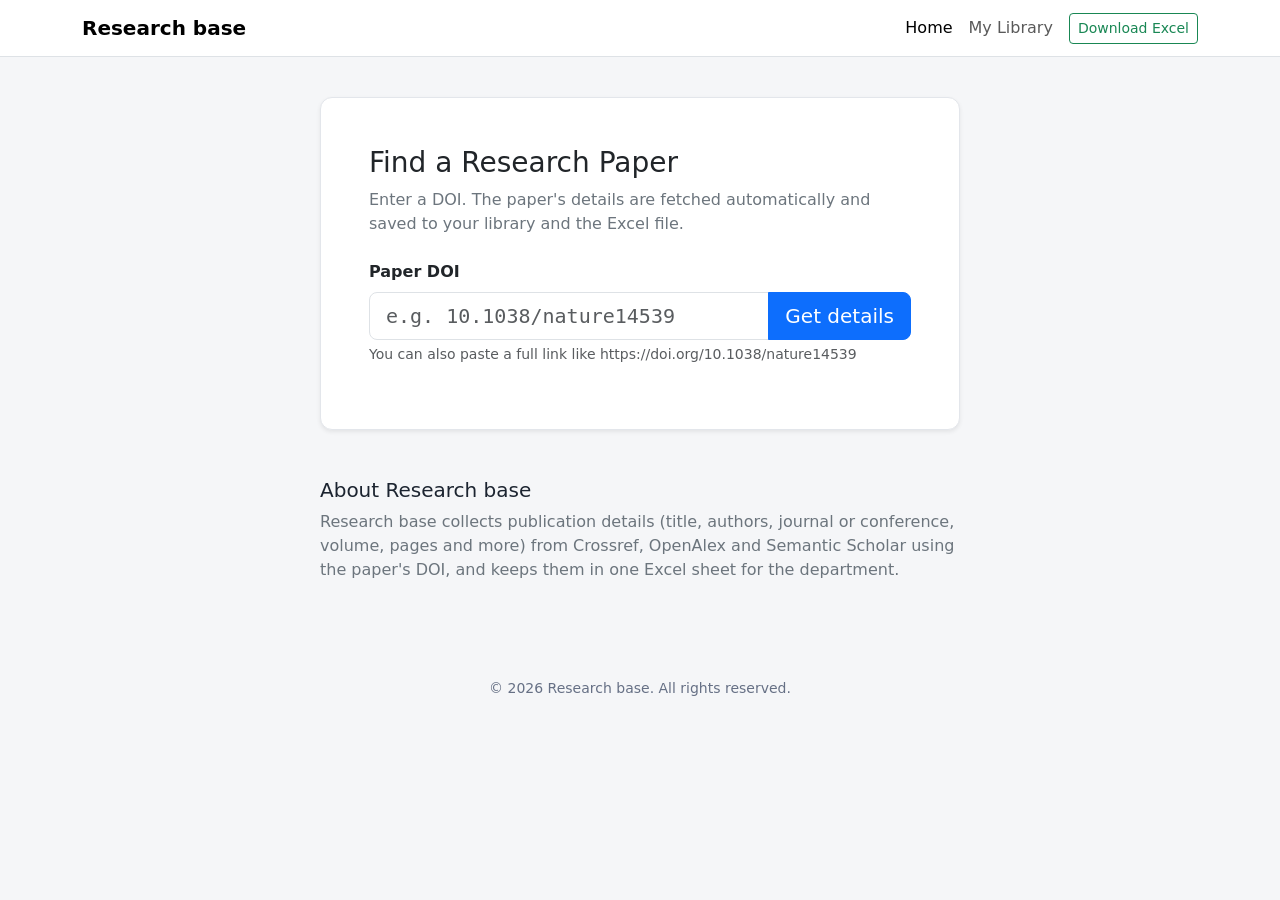
<file: UI/index.html>
<!DOCTYPE html>
<html lang="en">
<head>
    <meta charset="UTF-8">
    <meta name="viewport" content="width=device-width, initial-scale=1.0">
    <title>Research base</title>
    <link href="https://cdn.jsdelivr.net/npm/bootstrap@5.3.8/dist/css/bootstrap.min.css" rel="stylesheet">
    <link rel="stylesheet" href="css/style.css">
</head>
<body>

    <!-- Navigation Bar -->
    <header>
        <nav class="navbar navbar-expand bg-white border-bottom">
            <div class="container">
                <a class="navbar-brand" href="index.html">Research base</a>
                <ul class="navbar-nav ms-auto align-items-center">
                    <li class="nav-item"><a class="nav-link active" href="index.html">Home</a></li>
                    <li class="nav-item"><a class="nav-link" href="inventory.html">My Library</a></li>
                    <li class="nav-item"><a class="btn btn-sm btn-outline-success ms-2" data-excel-link href="#">Download Excel</a></li>
                </ul>
            </div>
        </nav>
    </header>

    <main class="container">

        <!-- DOI Search Section -->
        <section id="doi-search" class="card p-4 p-md-5 shadow-sm">
            <h1 class="h3 mb-2">Find a Research Paper</h1>
            <p class="text-secondary mb-4">
                Enter a DOI. The paper's details are fetched automatically and saved to your library and the Excel file.
            </p>

            <form novalidate>
                <label for="doi" class="form-label fw-semibold">Paper DOI</label>
                <div class="input-group input-group-lg">
                    <input type="text" id="doi" name="doi" class="form-control"
                           placeholder="e.g. 10.1038/nature14539" autocomplete="off" spellcheck="false">
                    <button type="submit" id="search-button" class="btn btn-primary">Get details</button>
                </div>
                <div class="form-text">You can also paste a full link like https://doi.org/10.1038/nature14539</div>
            </form>

            <div id="message" class="mt-3" role="alert"></div>
        </section>

        <!-- About Section -->
        <section id="about" class="mt-5 mx-auto" style="max-width: 640px;">
            <h2 class="h5">About Research base</h2>
            <p class="text-secondary">
                Research base collects publication details (title, authors, journal or conference,
                volume, pages and more) from Crossref, OpenAlex and Semantic Scholar using the paper's DOI,
                and keeps them in one Excel sheet for the department.
            </p>
        </section>

    </main>

    <!-- Footer -->
    <footer>
        <p>&copy; 2026 Research base. All rights reserved.</p>
    </footer>

    <script src="js/common.js"></script>
    <script src="js/home.js"></script>
</body>
</html>
</file>
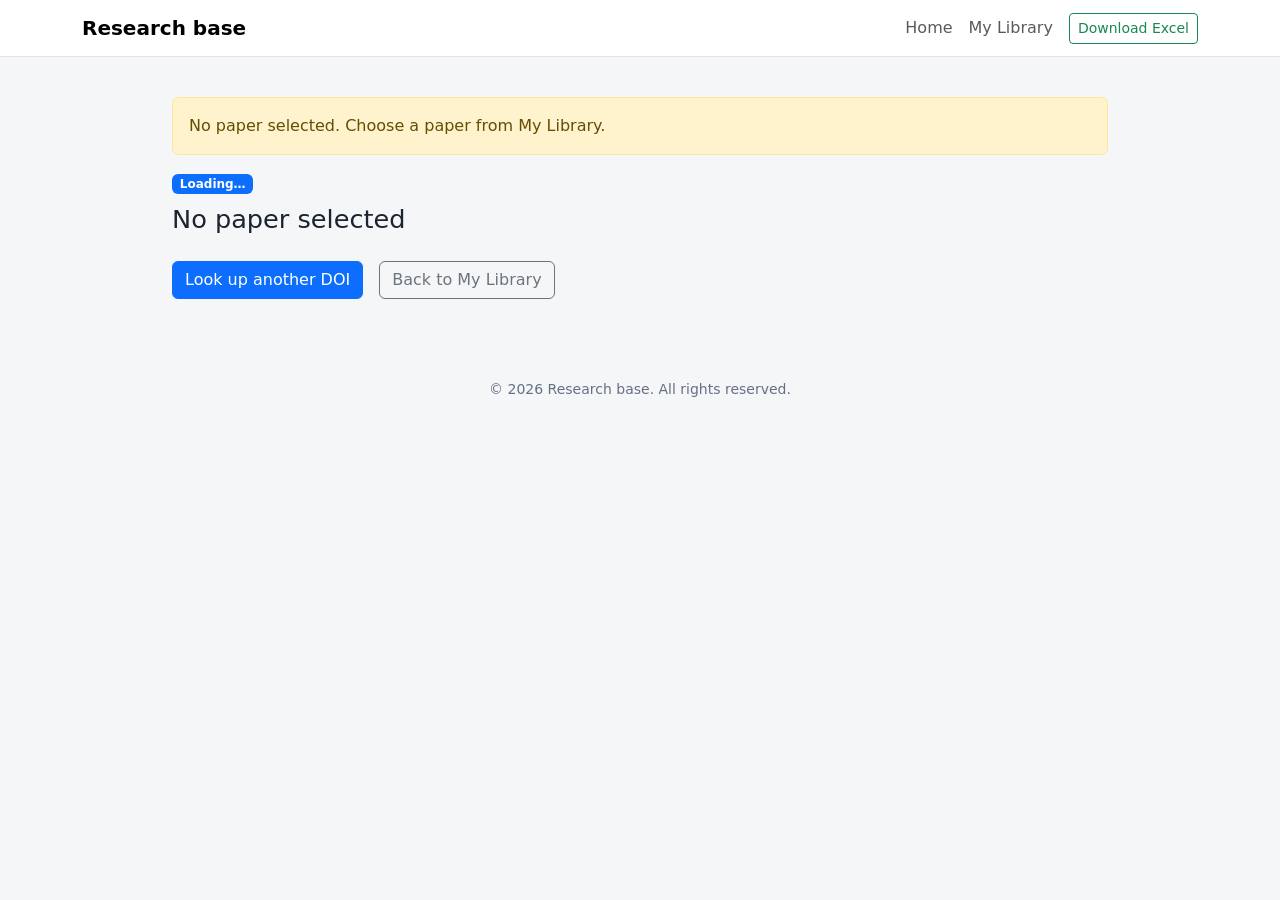
<file: UI/details.html>
<!DOCTYPE html>
<html lang="en">
<head>
    <meta charset="UTF-8">
    <meta name="viewport" content="width=device-width, initial-scale=1.0">
    <title>Paper Details | Research base</title>
    <link href="https://cdn.jsdelivr.net/npm/bootstrap@5.3.8/dist/css/bootstrap.min.css" rel="stylesheet">
    <link rel="stylesheet" href="css/style.css">
</head>
<body>
    <!-- Navigation Bar -->
    <header>
        <nav class="navbar navbar-expand bg-white border-bottom">
            <div class="container">
                <a class="navbar-brand" href="index.html">Research base</a>
                <ul class="navbar-nav ms-auto align-items-center">
                    <li class="nav-item"><a class="nav-link" href="index.html">Home</a></li>
                    <li class="nav-item"><a class="nav-link" href="inventory.html">My Library</a></li>
                    <li class="nav-item"><a class="btn btn-sm btn-outline-success ms-2" data-excel-link href="#">Download Excel</a></li>
                </ul>
            </div>
        </nav>
    </header>

    <main class="container" style="max-width: 960px;">

        <div id="banner"></div>
        <div id="version-note"></div>

        <!-- Paper heading -->
        <section id="paper-header" class="mb-3">
            <span id="publication-type" class="badge text-bg-primary mb-2">Loading…</span>
            <h1 id="paper-title">Loading paper…</h1>
            <p id="fill-summary" class="text-secondary mb-0"></p>
        </section>

        <!-- The 23 fields of "Essential Fields for Research Publication Database",
             numbered and grouped as there, then fields 24-27 (date and institution) -->
        <section id="fields" class="card mb-3">
            <div class="table-responsive">
                <table class="table mb-0 fields-table">
                    <tbody id="fields-body">
                        <tr><td class="text-secondary py-4 text-center">Loading…</td></tr>
                    </tbody>
                </table>
            </div>
        </section>

        <!-- PDF Information -->
        <section id="pdf-info" class="card p-4 mb-3">
            <h2 class="h6 mb-2">Research Paper PDF</h2>
            <p id="pdf-status" class="mb-2">PDF availability: Not checked</p>
            <a id="pdf-link" href="#" target="_blank" rel="noopener" class="btn btn-outline-primary btn-sm align-self-start">
                View / Open PDF
            </a>
        </section>

        <!-- Navigation -->
        <section id="page-navigation" class="d-flex gap-3 mt-4">
            <a href="index.html" class="btn btn-primary">Look up another DOI</a>
            <a href="inventory.html" class="btn btn-outline-secondary">Back to My Library</a>
        </section>
    </main>

    <!-- Footer -->
    <footer>
        <p>&copy; 2026 Research base. All rights reserved.</p>
    </footer>

    <script src="js/common.js"></script>
    <script src="js/details.js"></script>
</body>
</html>
</file>
<file: UI/css/style.css>
body {
    background: #f5f6f8;
    color: #1c2430;
}

.navbar-brand {
    font-weight: 700;
}

main {
    padding-top: 2.5rem;
    padding-bottom: 3rem;
}

.card {
    border: 1px solid #e3e6eb;
    border-radius: 12px;
}

/* Home page */
#doi-search {
    max-width: 640px;
    margin: 0 auto;
}

input#doi {
    font-family: ui-monospace, Menlo, Consolas, monospace;
}

/* Details page */
.not-available {
    color: #9aa1ad;
    font-style: italic;
}

#paper-header h1 {
    font-size: 1.6rem;
    line-height: 1.35;
}

/* Library table */
#paper-list td {
    vertical-align: top;
}

.doi-cell {
    font-family: ui-monospace, Menlo, Consolas, monospace;
    font-size: 0.85rem;
    white-space: nowrap;
}

footer {
    color: #667085;
    font-size: 0.875rem;
    text-align: center;
    padding: 2rem 0;
}

/* Details page: all fields in one numbered table */
.fields-table td, .fields-table th {
    padding: 0.6rem 1rem;
    vertical-align: top;
}

.fields-table .section-row th {
    background: #eef2f8;
    color: #1f4e8c;
    font-size: 0.95rem;
}

.fields-table .field-no {
    width: 3rem;
    color: #9aa1ad;
    text-align: right;
}

.fields-table .field-name {
    width: 38%;
    color: #475467;
}

.fields-table .field-value {
    word-break: break-word;
}

.fields-table .na-row td {
    background: #fafbfc;
    color: #b0b6c0;
}

.fields-table .reason {
    font-size: 0.8rem;
    color: #9aa1ad;
}

.fields-table .faculty-id {
    font-family: ui-monospace, Menlo, Consolas, monospace;
    font-size: 0.8rem;
    background: #eef2f8;
    color: #1f4e8c;
    border-radius: 4px;
    padding: 0.05rem 0.35rem;
}

.fields-table .affiliations li + li {
    margin-top: 0.3rem;
}

.fields-table .affiliations .author {
    font-weight: 600;
}

/* Library table: home-institution papers */
.home-badge {
    font-size: 0.7rem;
    vertical-align: middle;
}
</file>
